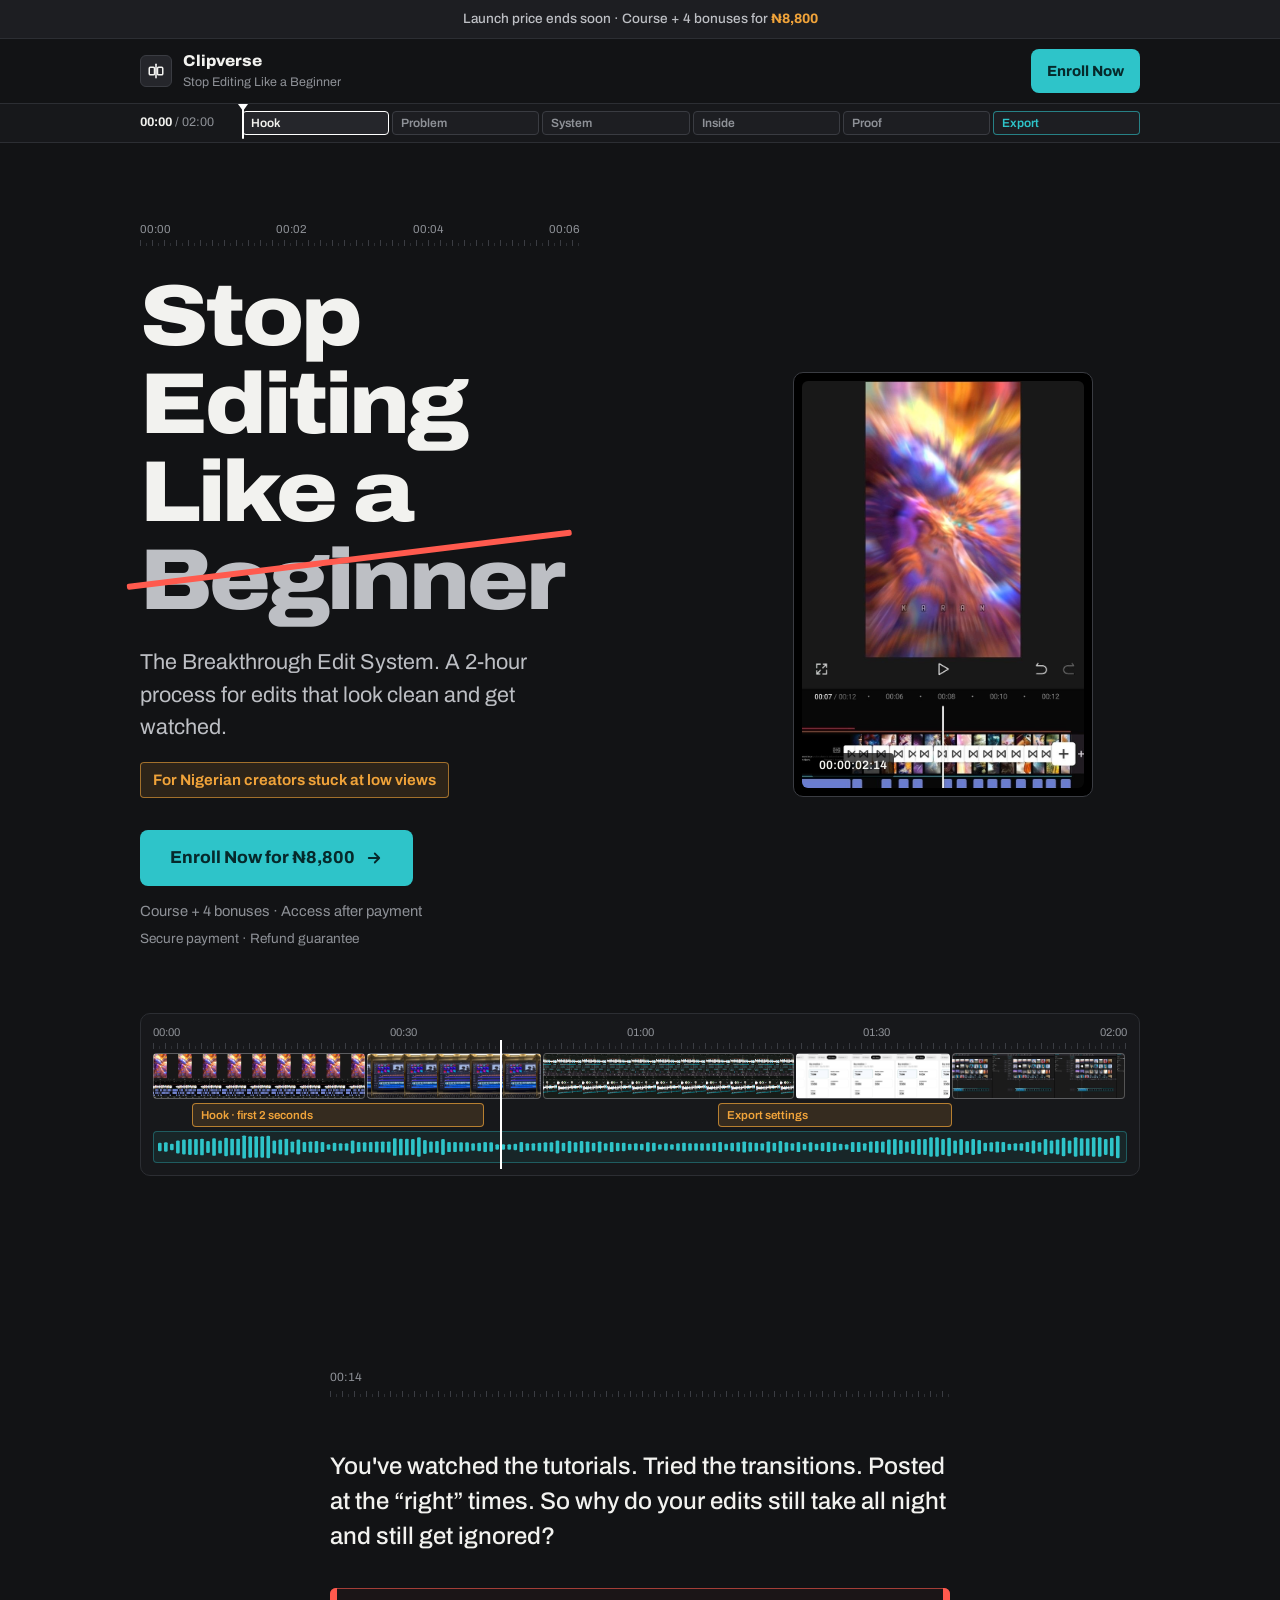
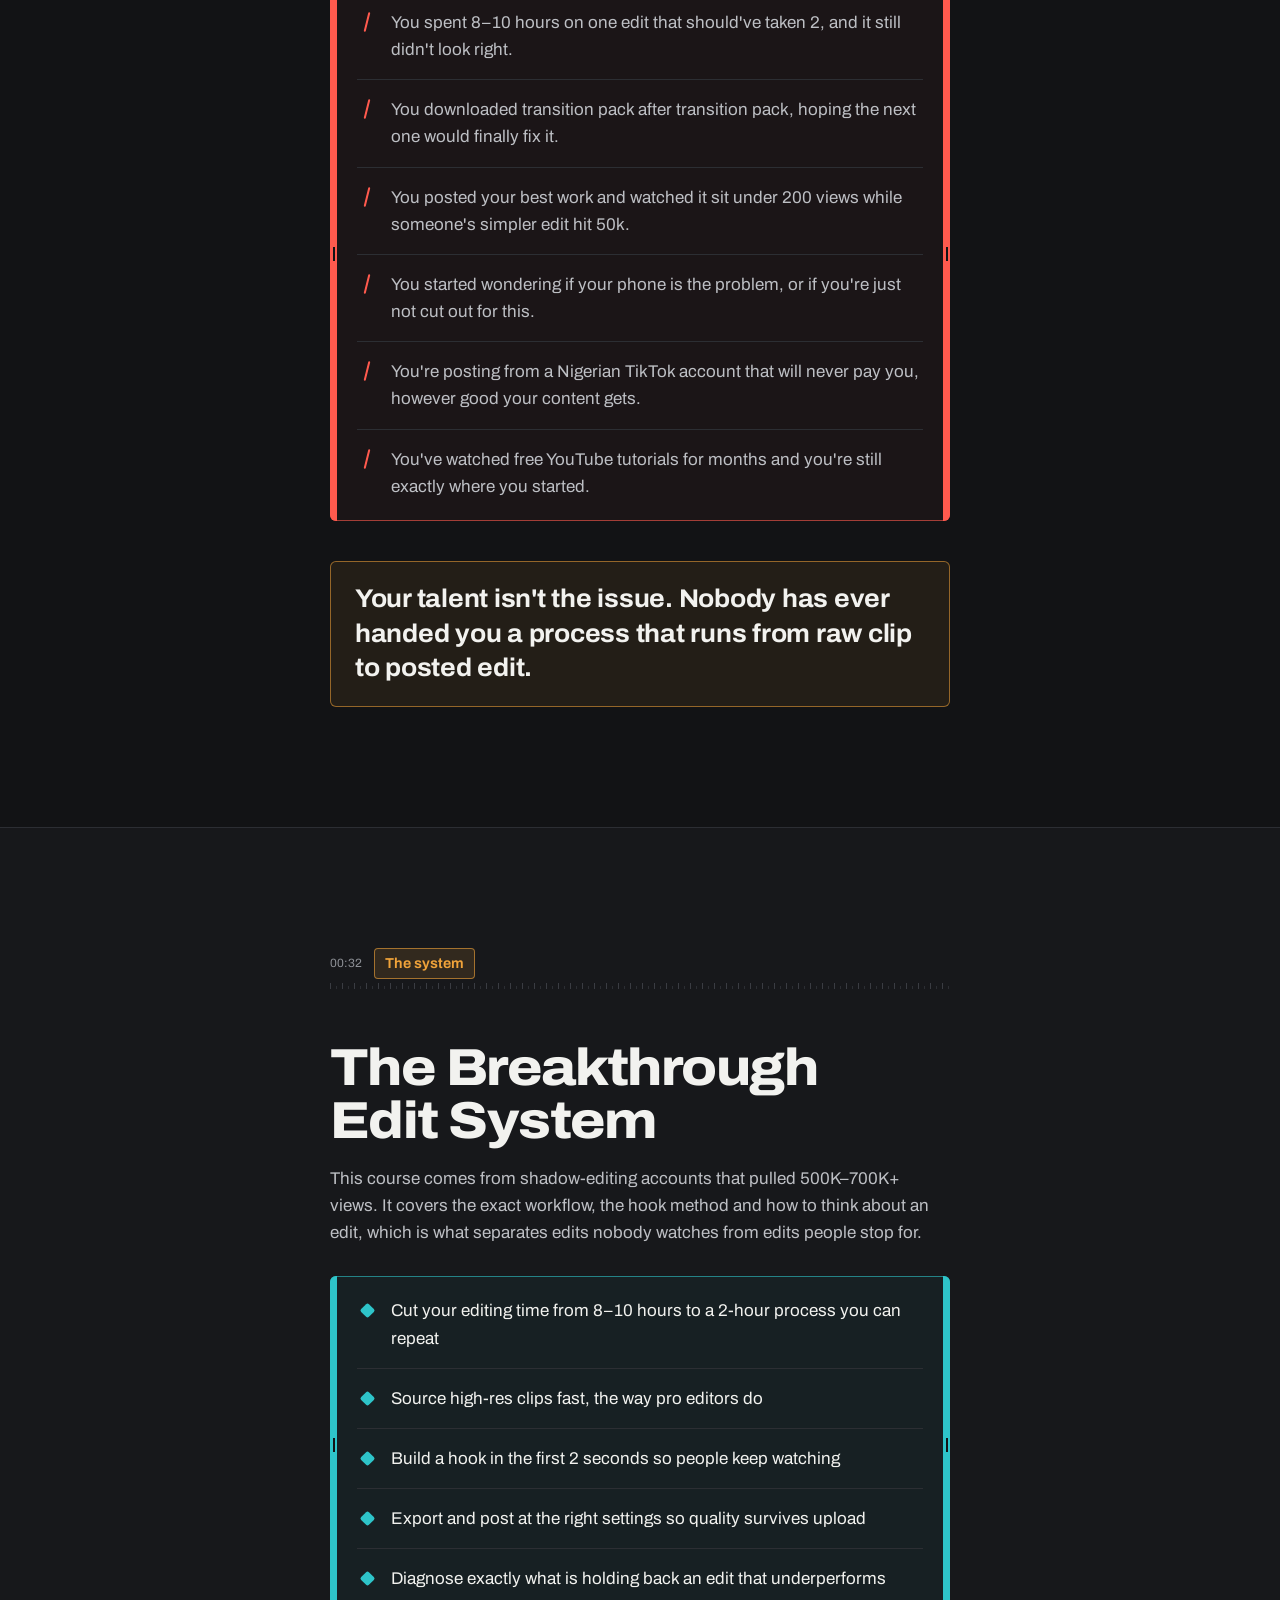
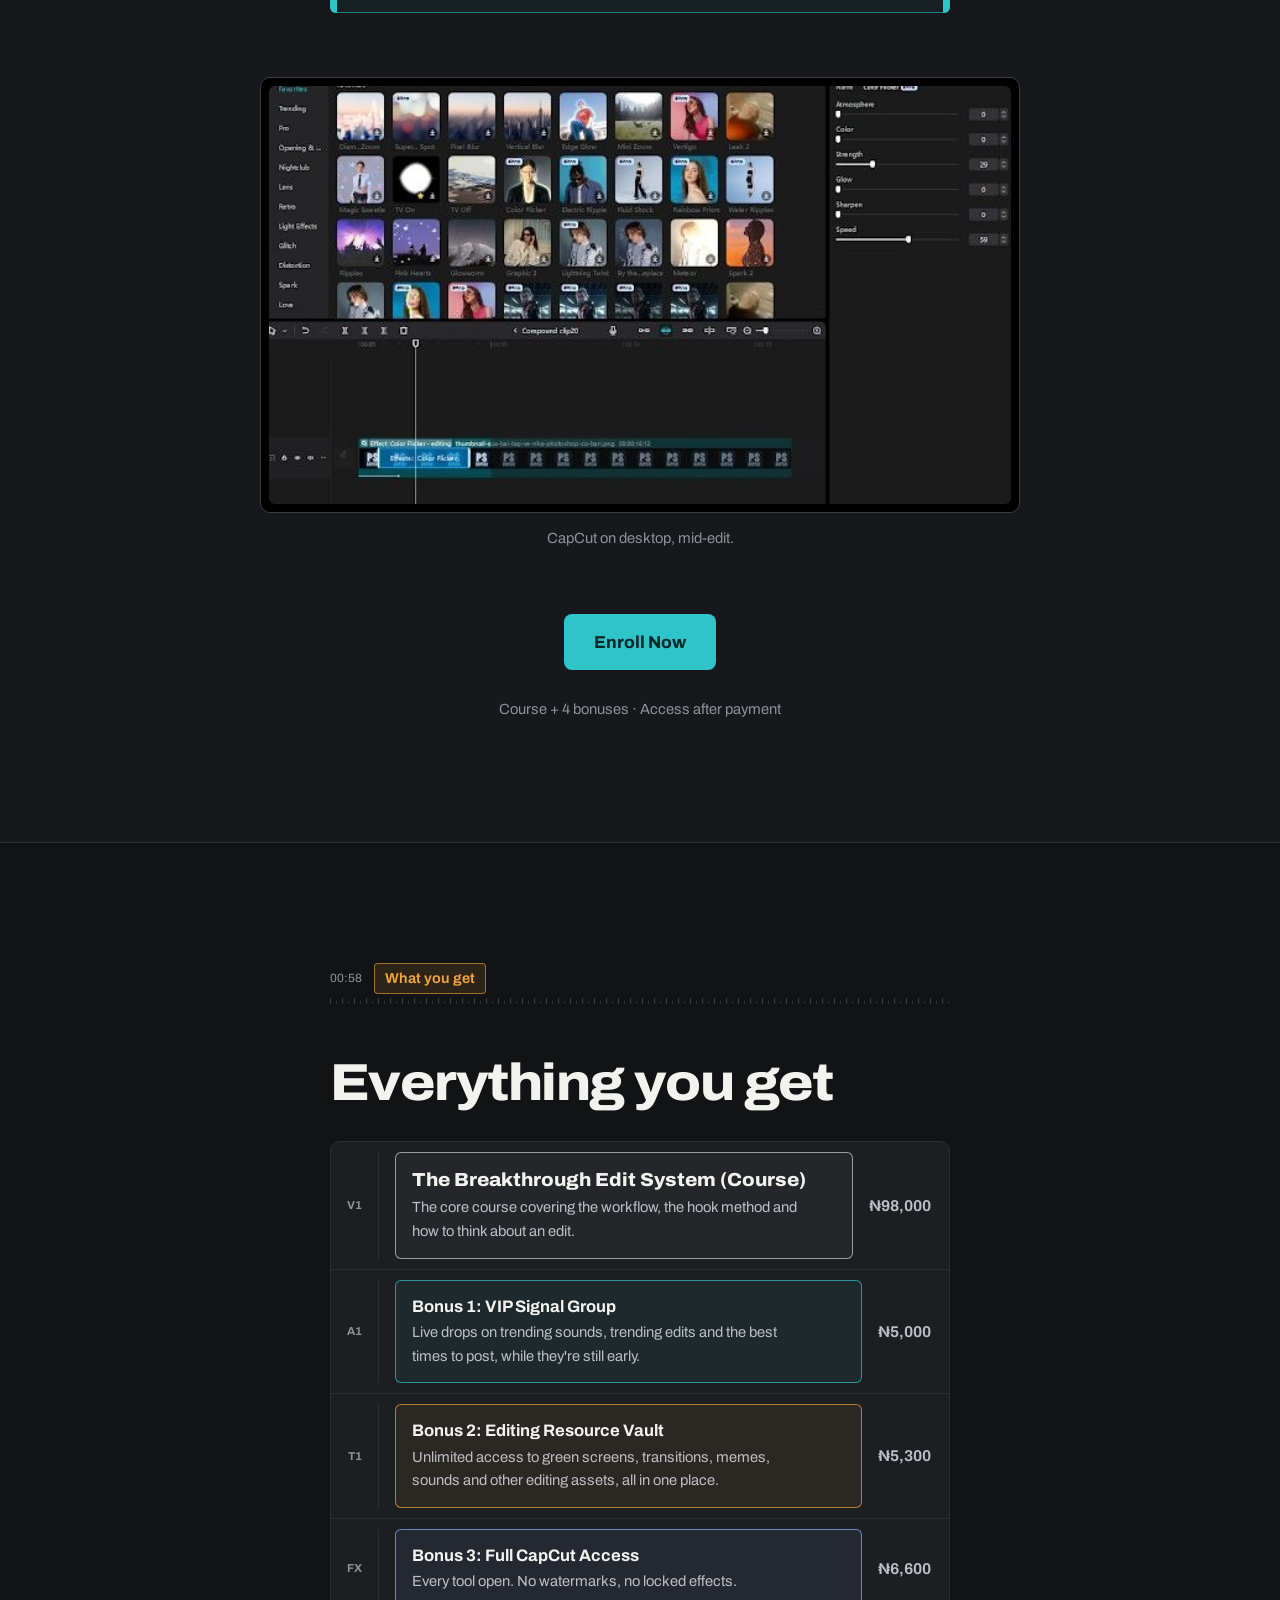
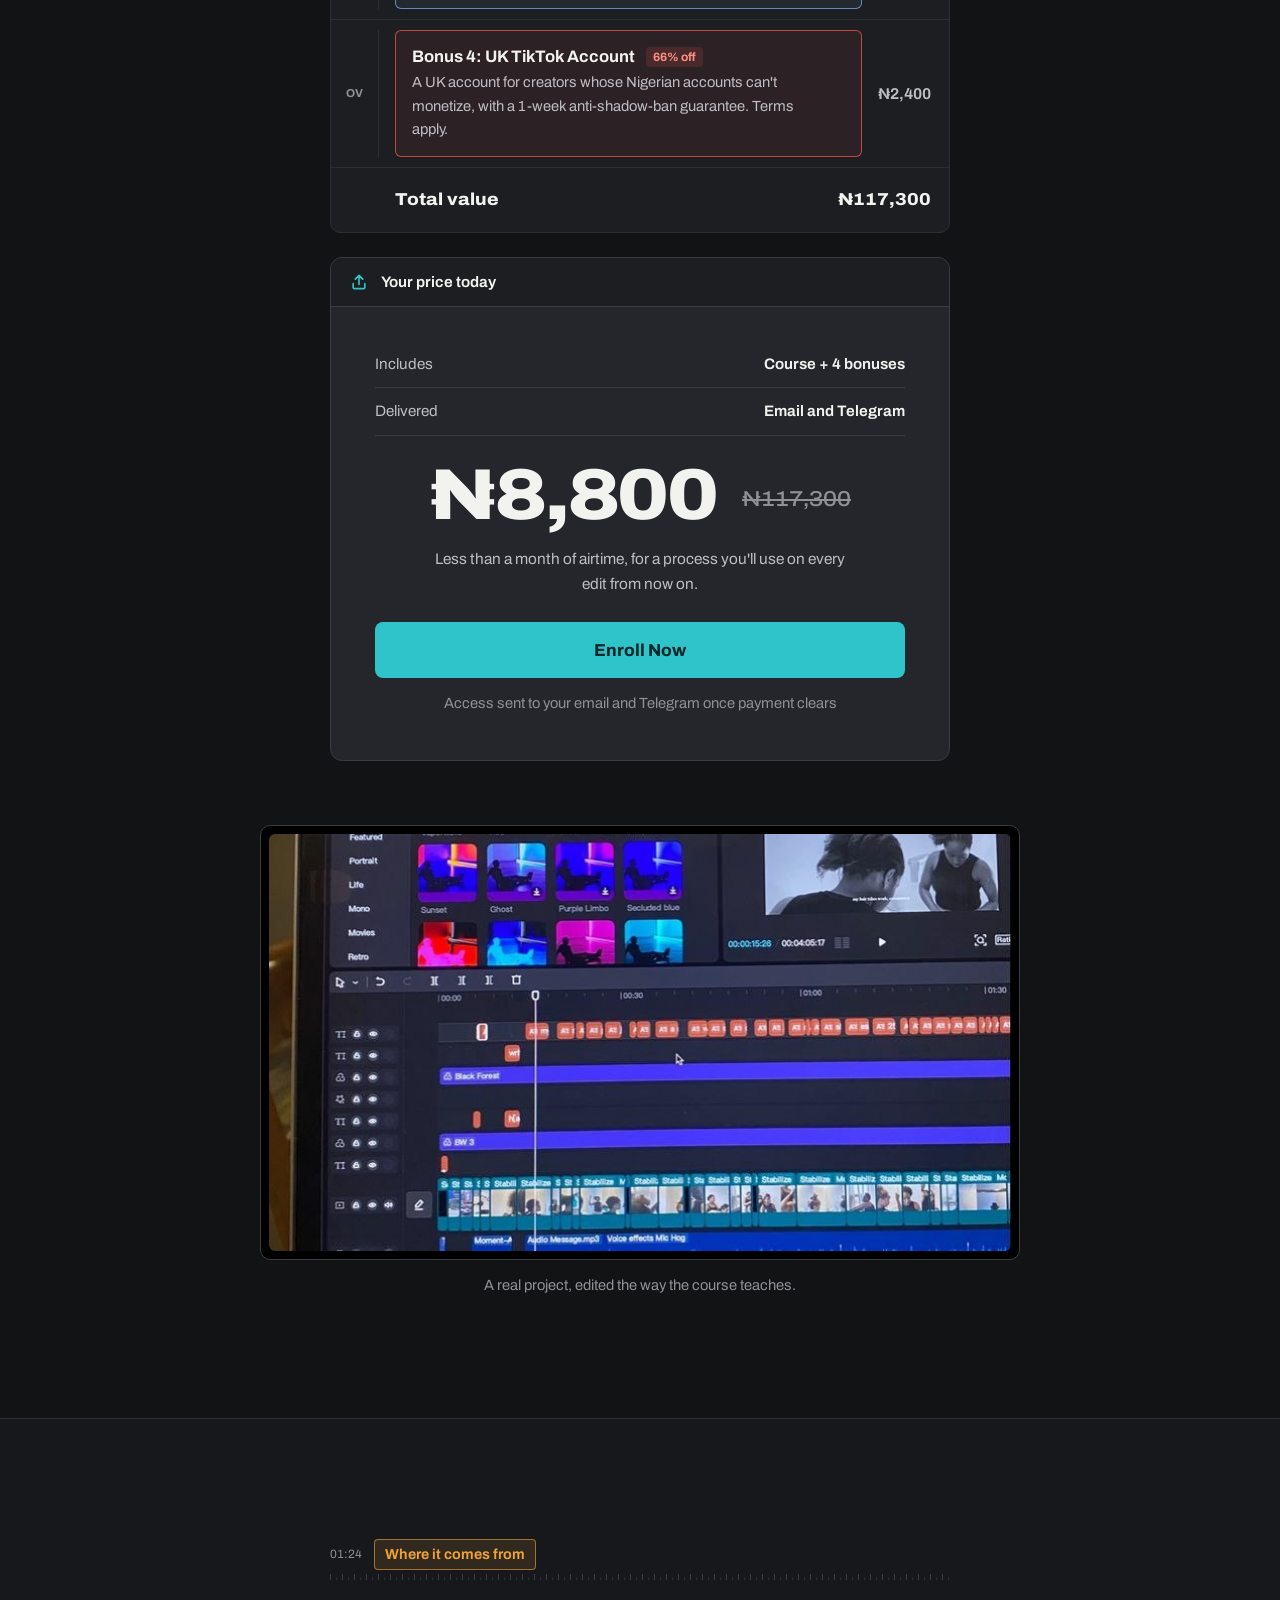
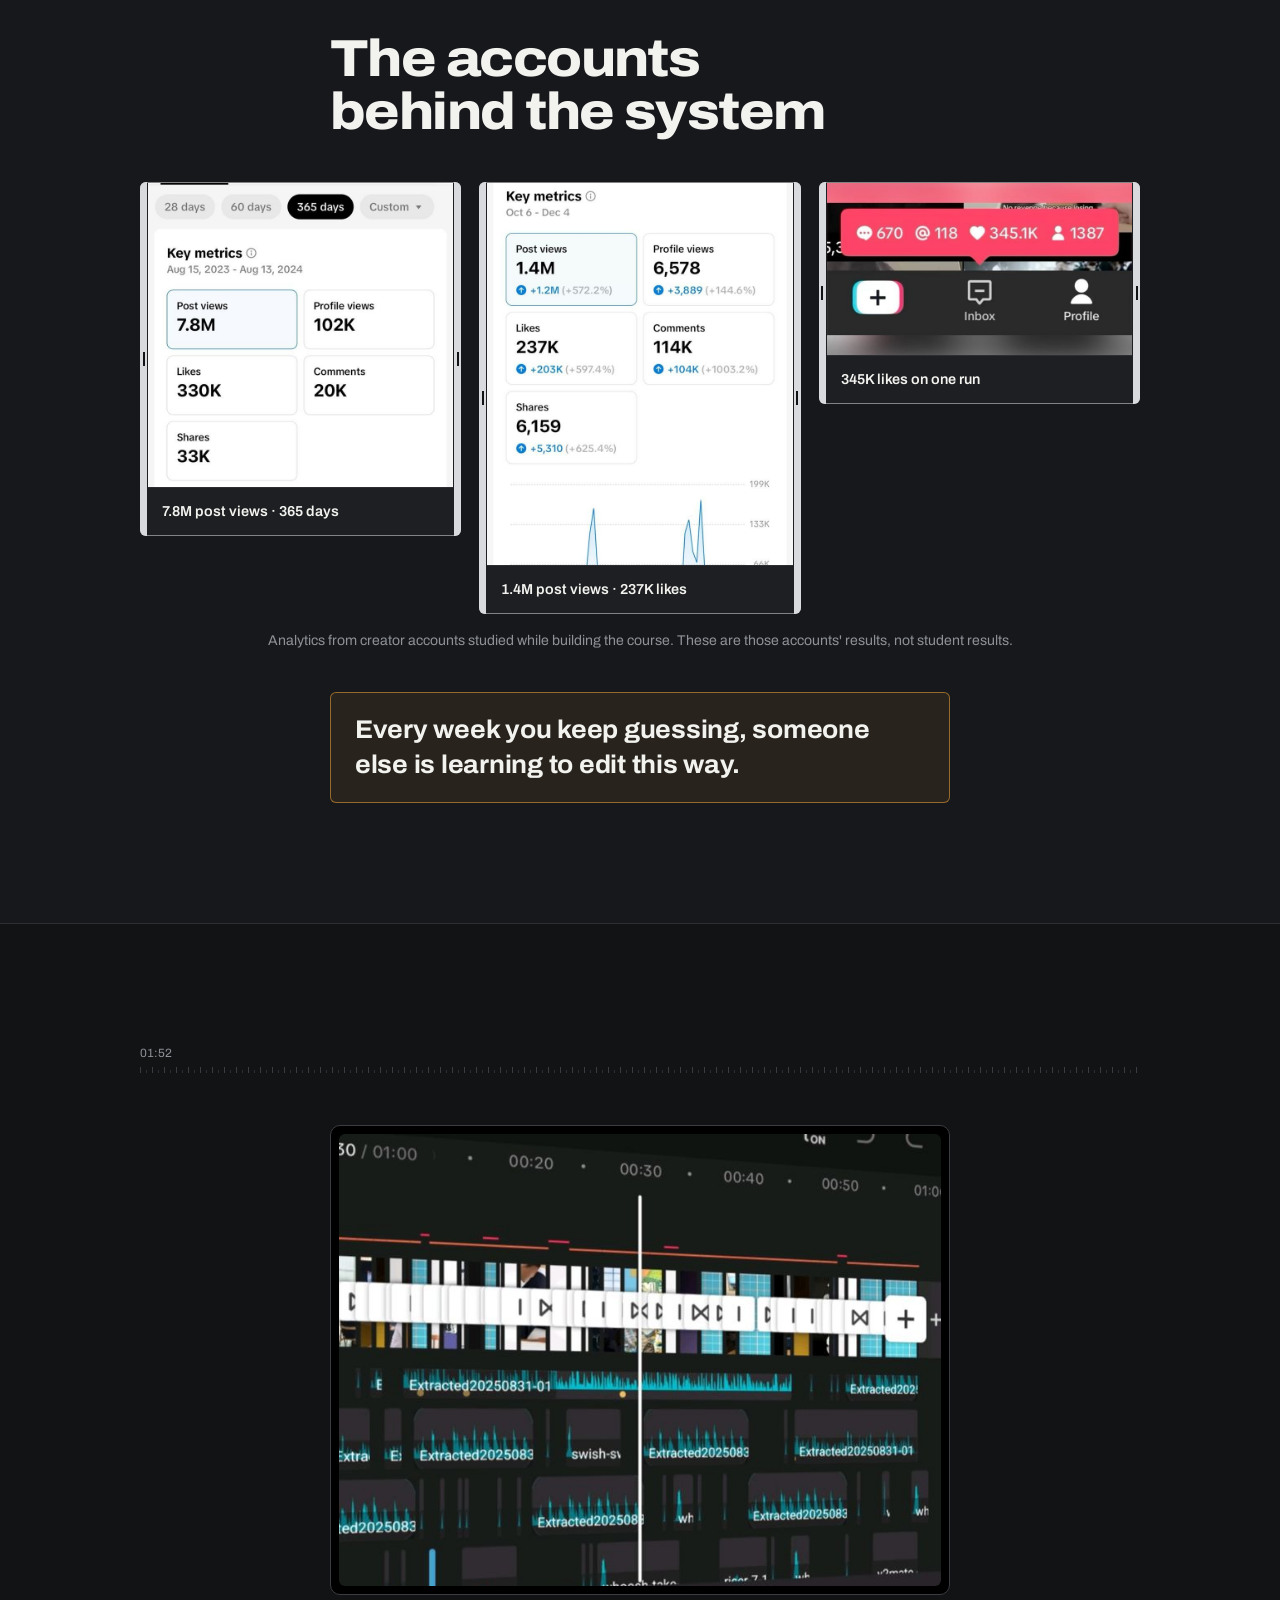
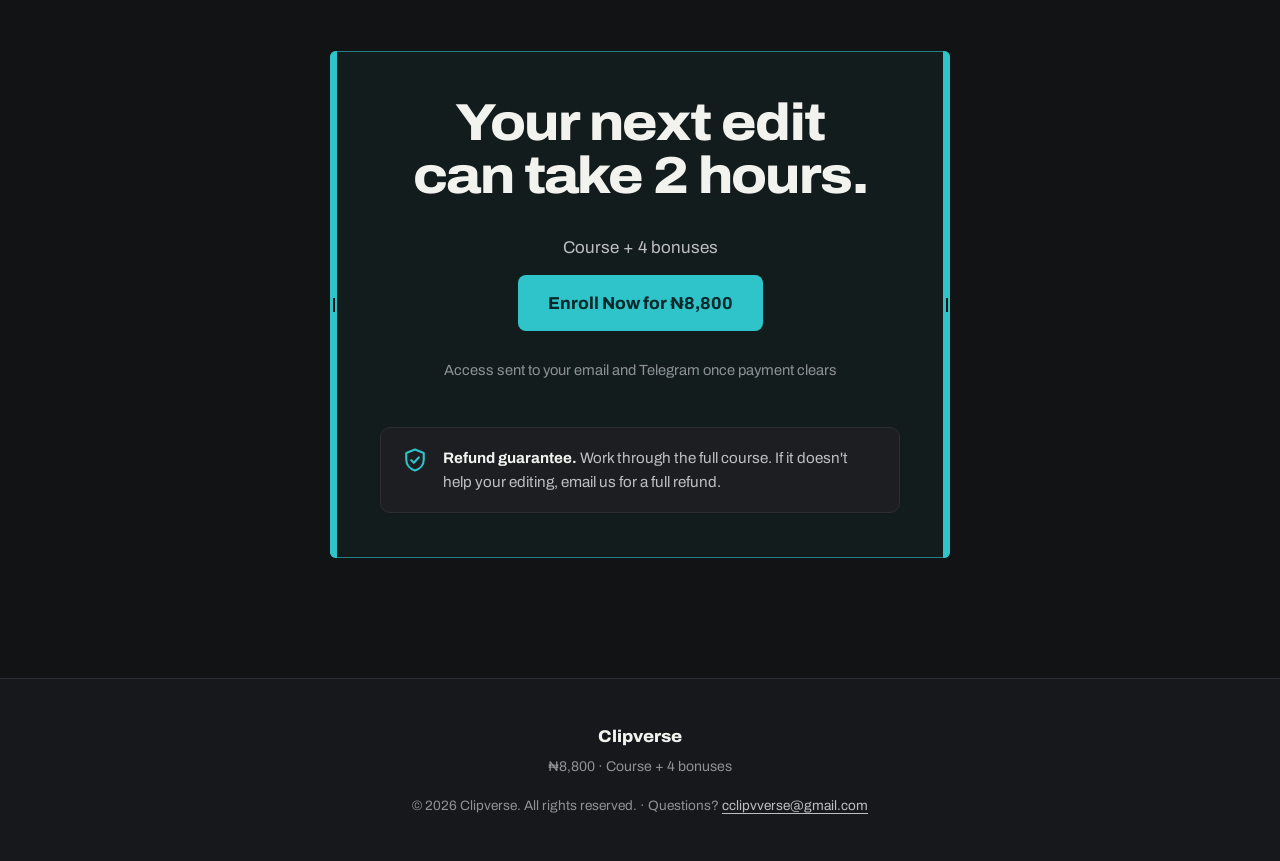
<file: index.html>
<!DOCTYPE html>
<html lang="en">
<head>
  <meta charset="UTF-8">
  <meta name="viewport" content="width=device-width, initial-scale=1">
  <script>document.documentElement.classList.add('js');</script>
  <title>Stop Editing Like a Beginner | Clipverse</title>
  <meta name="description" content="A video editing course for Nigerian creators. Cut a full night of editing down to 2 hours and build hooks that hold viewers. Course + 4 bonuses for ₦8,800.">
  <meta name="theme-color" content="#121315">

  <meta property="og:title" content="Stop Editing Like a Beginner | Clipverse">
  <meta property="og:description" content="Cut a full night of editing down to 2 hours and build hooks that hold viewers. Course + 4 bonuses for ₦8,800.">
  <meta property="og:type" content="website">

  <link rel="preload" href="assets/fonts/archivo-latin.woff2" as="font" type="font/woff2" crossorigin>
  <link rel="stylesheet" href="assets/styles.css">
</head>
<body>
  <a class="skip" href="#main">Skip to content</a>

  <div class="announce">
    Launch price ends soon &middot; Course + 4 bonuses for <strong>&#8358;8,800</strong>
  </div>

  <header class="nav" data-nav>
    <div class="container nav__inner">
      <a class="brand" href="#top" aria-label="Clipverse home">
        <span class="mark" aria-hidden="true">
          <svg viewBox="0 0 24 24" fill="none" stroke="currentColor" stroke-width="2" stroke-linecap="round"><rect x="3" y="7" width="7" height="10" rx="1.5"/><rect x="14" y="7" width="7" height="10" rx="1.5"/><path d="M12 3v18"/></svg>
        </span>
        <span class="brand__name">
          <b>Clipverse</b>
          <span class="brand__sub">Stop Editing Like a Beginner</span>
        </span>
      </a>
      <a class="btn btn--sm nav__cta" href="#get" data-checkout>Enroll Now</a>
    </div>

    <!-- Project strip: each section is a clip, the playhead follows the scroll -->
    <nav class="strip" aria-label="Page sections" data-strip>
      <div class="container strip__inner">
        <span class="strip__tc" aria-hidden="true"><b data-tc>00:00</b> / 02:00</span>
        <ol class="strip__clips">
          <li><a href="#top" data-clip="top">Hook</a></li>
          <li><a href="#problem" data-clip="problem">Problem</a></li>
          <li><a href="#system" data-clip="system">System</a></li>
          <li><a href="#whats-inside" data-clip="whats-inside">Inside</a></li>
          <li><a href="#proof" data-clip="proof">Proof</a></li>
          <li><a href="#get" data-clip="get">Export</a></li>
        </ol>
        <span class="strip__head" aria-hidden="true" data-playhead></span>
      </div>
    </nav>
  </header>

  <main id="main">

    <!-- ============ HERO ============ -->
    <section class="hero" id="top">
      <div class="container hero__grid">
        <div class="hero__copy">
          <div class="ruler" aria-hidden="true">
            <span>00:00</span><span>00:02</span><span>00:04</span><span>00:06</span>
          </div>
          <h1>Stop Editing Like a <span class="cut">Beginner</span></h1>
          <p class="lede">The Breakthrough Edit System. A 2-hour process for edits that look clean and get watched.</p>
          <p class="audience">For Nigerian creators stuck at low views</p>
          <div class="cta">
            <a class="btn btn--lg" href="#get" data-checkout>
              Enroll Now for &#8358;8,800
              <svg viewBox="0 0 24 24" fill="none" stroke="currentColor" stroke-width="2.4" stroke-linecap="round" stroke-linejoin="round" aria-hidden="true"><path d="M5 12h14M13 6l6 6-6 6"/></svg>
            </a>
            <p class="cta__micro">Course + 4 bonuses &middot; Access after payment</p>
            <p class="cta__trust">Secure payment &middot; Refund guarantee</p>
          </div>
        </div>
        <div class="hero__media">
          <div class="monitor">
            <img src="assets/img/hero-edit.jpg" width="736" height="1308"
                 alt="A finished vertical edit with a bold zoom-blur effect and a centred title, made in CapCut.">
            <span class="monitor__tc" aria-hidden="true">00:00:02:14</span>
          </div>
        </div>
      </div>

      <div class="container" aria-hidden="true">
        <div class="lanes">
          <div class="lanes__ruler"><span>00:00</span><span>00:30</span><span>01:00</span><span>01:30</span><span>02:00</span></div>
          <div class="lane lane--video">
            <span class="clip" style="--w:22%; background-image:url(assets/img/hero-edit.jpg)"></span>
            <span class="clip" style="--w:18%; background-image:url(assets/img/workflow-macbook.jpg)"></span>
            <span class="clip" style="--w:26%; background-image:url(assets/img/capcut-mobile-timeline.jpg)"></span>
            <span class="clip" style="--w:16%; background-image:url(assets/img/proof-views-7m.jpg)"></span>
            <span class="clip" style="--w:18%; background-image:url(assets/img/capcut-effects-timeline.jpg)"></span>
          </div>
          <div class="lane lane--text">
            <span class="clip clip--text" style="--x:4%; --w:30%">Hook &middot; first 2 seconds</span>
            <span class="clip clip--text" style="--x:58%; --w:24%">Export settings</span>
          </div>
          <div class="lane lane--audio"><img src="assets/img/waveform.svg" alt="" width="640" height="28"></div>
          <span class="lanes__head"></span>
        </div>
      </div>
    </section>

    <!-- ============ PROBLEM ============ -->
    <section class="section" id="problem">
      <div class="container narrow">
        <div class="band"><span class="band__tc" aria-hidden="true">00:14</span></div>
        <p class="lede--plain">You've watched the tutorials. Tried the transitions. Posted at the &ldquo;right&rdquo; times. So why do your edits still take all night and still get ignored?</p>

        <ul class="painlist clipbox">
          <li>You spent 8&ndash;10 hours on one edit that should've taken 2, and it still didn't look right.</li>
          <li>You downloaded transition pack after transition pack, hoping the next one would finally fix it.</li>
          <li>You posted your best work and watched it sit under 200 views while someone's simpler edit hit 50k.</li>
          <li>You started wondering if your phone is the problem, or if you're just not cut out for this.</li>
          <li>You're posting from a Nigerian TikTok account that will never pay you, however good your content gets.</li>
          <li>You've watched free YouTube tutorials for months and you're still exactly where you started.</li>
        </ul>

        <p class="callout-line">Your talent isn't the issue. Nobody has ever handed you a process that runs from raw clip to posted edit.</p>
      </div>
    </section>

    <!-- ============ SOLUTION ============ -->
    <section class="section section--alt" id="system">
      <div class="container narrow">
        <div class="band"><span class="band__tc" aria-hidden="true">00:32</span><span class="band__label">The system</span></div>
        <h2>The Breakthrough Edit System</h2>
        <p class="body">This course comes from shadow-editing accounts that pulled 500K&ndash;700K+ views. It covers the exact workflow, the hook method and how to think about an edit, which is what separates edits nobody watches from edits people stop for.</p>

        <ul class="wins clipbox">
          <li>Cut your editing time from 8&ndash;10 hours to a 2-hour process you can repeat</li>
          <li>Source high-res clips fast, the way pro editors do</li>
          <li>Build a hook in the first 2 seconds so people keep watching</li>
          <li>Export and post at the right settings so quality survives upload</li>
          <li>Diagnose exactly what is holding back an edit that underperforms</li>
        </ul>
      </div>

      <div class="container">
        <figure class="shot">
          <div class="monitor monitor--wide">
            <img src="assets/img/capcut-effects-timeline.jpg" width="600" height="424" loading="lazy" decoding="async"
                 alt="CapCut on desktop with the effects library open and a Color Flicker effect being applied to a clip on the timeline.">
          </div>
          <figcaption>CapCut on desktop, mid-edit.</figcaption>
        </figure>
      </div>

      <div class="container center">
        <a class="btn btn--lg" href="#get" data-checkout>Enroll Now</a>
        <p class="cta__micro">Course + 4 bonuses &middot; Access after payment</p>
      </div>
    </section>

    <!-- ============ VALUE STACK ============ -->
    <section class="section" id="whats-inside">
      <div class="container narrow">
        <div class="band"><span class="band__tc" aria-hidden="true">00:58</span><span class="band__label">What you get</span></div>
        <h2>Everything you get</h2>

        <div class="stack">
          <div class="stack__row stack__row--main" data-lane="V1">
            <div>
              <h3>The Breakthrough Edit System (Course)</h3>
              <p>The core course covering the workflow, the hook method and how to think about an edit.</p>
            </div>
            <span class="price">&#8358;98,000</span>
          </div>

          <div class="stack__row stack__row--audio" data-lane="A1">
            <div>
              <h3>Bonus 1: VIP Signal Group</h3>
              <p>Live drops on trending sounds, trending edits and the best times to post, while they're still early.</p>
            </div>
            <span class="price">&#8358;5,000</span>
          </div>

          <div class="stack__row stack__row--text" data-lane="T1">
            <div>
              <h3>Bonus 2: Editing Resource Vault</h3>
              <p>Unlimited access to green screens, transitions, memes, sounds and other editing assets, all in one place.</p>
            </div>
            <span class="price">&#8358;5,300</span>
          </div>

          <div class="stack__row stack__row--fx" data-lane="FX">
            <div>
              <h3>Bonus 3: Full CapCut Access</h3>
              <p>Every tool open. No watermarks, no locked effects.</p>
            </div>
            <span class="price">&#8358;6,600</span>
          </div>

          <div class="stack__row stack__row--marker" data-lane="OV">
            <div>
              <h3>Bonus 4: UK TikTok Account <span class="tag">66% off</span></h3>
              <p>A UK account for creators whose Nigerian accounts can't monetize, with a 1-week anti-shadow-ban guarantee. Terms apply.</p>
            </div>
            <span class="price">&#8358;2,400</span>
          </div>

          <div class="stack__total">
            <span>Total value</span>
            <span>&#8358;117,300</span>
          </div>
        </div>

        <div class="pricecard">
          <p class="pricecard__label"><svg class="pricecard__icon" viewBox="0 0 24 24" fill="none" stroke="currentColor" stroke-width="2" stroke-linecap="round" stroke-linejoin="round" aria-hidden="true"><path d="M12 15V4M7.5 8.5 12 4l4.5 4.5"/><path d="M5 14v4.5A1.5 1.5 0 0 0 6.5 20h11a1.5 1.5 0 0 0 1.5-1.5V14"/></svg>Your price today</p>
          <dl class="settings">
            <div><dt>Includes</dt><dd>Course + 4 bonuses</dd></div>
            <div><dt>Delivered</dt><dd>Email and Telegram</dd></div>
          </dl>
          <p class="pricecard__amount">&#8358;8,800 <s>&#8358;117,300</s></p>
          <p class="pricecard__note">Less than a month of airtime, for a process you'll use on every edit from now on.</p>
          <a class="btn btn--lg btn--block" href="#get" data-checkout>Enroll Now</a>
          <p class="cta__micro">Access sent to your email and Telegram once payment clears</p>
        </div>
      </div>

      <div class="container">
        <figure class="shot">
          <div class="monitor monitor--wide">
            <img src="assets/img/workflow-macbook.jpg" width="736" height="980" loading="lazy" decoding="async"
                 alt="A creator editing a project on a laptop in CapCut, with filters and a multi-track timeline open.">
          </div>
          <figcaption>A real project, edited the way the course teaches.</figcaption>
        </figure>
      </div>
    </section>

    <!-- ============ PROOF ============ -->
    <section class="section section--alt" id="proof">
      <div class="container narrow">
        <div class="band"><span class="band__tc" aria-hidden="true">01:24</span><span class="band__label">Where it comes from</span></div>
        <h2>The accounts behind the system</h2>
      </div>

      <div class="container">
        <div class="receipts" role="region" aria-label="Analytics screenshots" tabindex="0">
          <figure class="clipbox clipbox--video">
            <img src="assets/img/proof-views-7m.jpg" width="736" height="732" loading="lazy" decoding="async"
                 alt="TikTok analytics panel showing 7.8 million post views over 365 days.">
            <figcaption>7.8M post views &middot; 365 days</figcaption>
          </figure>
          <figure class="clipbox clipbox--video">
            <img src="assets/img/proof-views-1-4m.jpg" width="736" height="920" loading="lazy" decoding="async"
                 alt="TikTok analytics panel showing 1.4 million post views and 237K likes.">
            <figcaption>1.4M post views &middot; 237K likes</figcaption>
          </figure>
          <figure class="clipbox clipbox--video">
            <img src="assets/img/proof-hearts.jpg" width="736" height="414" loading="lazy" decoding="async"
                 alt="TikTok notification summary showing 345.1K likes on a run of posts.">
            <figcaption>345K likes on one run</figcaption>
          </figure>
        </div>
        <p class="receipts__note">Analytics from creator accounts studied while building the course. These are those accounts' results, not student results.</p>
      </div>

      <div class="container narrow">
        <p class="callout-line">Every week you keep guessing, someone else is learning to edit this way.</p>
      </div>
    </section>

    <!-- ============ FINAL CTA ============ -->
    <section class="section final" id="get">
      <div class="container">
        <div class="band"><span class="band__tc" aria-hidden="true">01:52</span></div>
        <figure class="shot">
          <div class="monitor monitor--wide monitor--top">
            <img src="assets/img/capcut-mobile-timeline.jpg" width="736" height="1308" loading="lazy" decoding="async"
                 alt="A dense CapCut mobile timeline with dozens of cuts, stacked sound-effect lanes and keyframe markers.">
          </div>
        </figure>
      </div>

      <div class="container narrow center">
        <div class="final__clip clipbox clipbox--audio">
        <h2>Your next edit can take 2 hours.</h2>
        <p class="body">Course + 4 bonuses</p>
        <a class="btn btn--lg" href="#get" data-checkout>Enroll Now for &#8358;8,800</a>
        <p class="cta__micro">Access sent to your email and Telegram once payment clears</p>

        <div class="guarantee">
          <svg class="guarantee__icon" viewBox="0 0 24 24" fill="none" stroke="currentColor" stroke-width="1.8" stroke-linecap="round" stroke-linejoin="round" aria-hidden="true"><path d="M12 3 4.5 6v5.5c0 4.6 3.1 8.2 7.5 9.5 4.4-1.3 7.5-4.9 7.5-9.5V6L12 3Z"/><path d="m8.8 12.2 2.2 2.2 4.3-4.6"/></svg>
          <p><strong>Refund guarantee.</strong> Work through the full course. If it doesn't help your editing, email us for a full refund.</p>
        </div>
        </div>
      </div>
    </section>

  </main>

  <footer class="foot">
    <div class="container foot__inner">
      <p class="foot__brand">Clipverse</p>
      <p class="foot__meta">&#8358;8,800 &middot; Course + 4 bonuses</p>
      <p class="foot__legal">
        &copy; <span data-year>2026</span> Clipverse. All rights reserved. &middot;
        Questions? <a href="mailto:cclipvverse@gmail.com">cclipvverse@gmail.com</a>
      </p>
    </div>
  </footer>

  <div class="buybar" data-buybar>
    <div class="buybar__inner">
      <div>
        <strong>&#8358;8,800</strong>
        <span>Course + 4 bonuses</span>
      </div>
      <a class="btn btn--sm" href="#get" data-checkout>Enroll Now</a>
    </div>
  </div>


  <dialog class="sheet" id="checkout" aria-labelledby="checkout-title">
    <form class="sheet__form" novalidate data-checkout-form>
      <div class="sheet__bar">
        <svg class="sheet__icon" viewBox="0 0 24 24" fill="none" stroke="currentColor" stroke-width="2" stroke-linecap="round" stroke-linejoin="round" aria-hidden="true"><path d="M12 15V4M7.5 8.5 12 4l4.5 4.5"/><path d="M5 14v4.5A1.5 1.5 0 0 0 6.5 20h11a1.5 1.5 0 0 0 1.5-1.5V14"/></svg>
        <h2 id="checkout-title">Enroll Now &middot; &#8358;8,800</h2>
        <button class="sheet__close" type="button" data-close aria-label="Close checkout">
          <svg viewBox="0 0 24 24" fill="none" stroke="currentColor" stroke-width="2.2" stroke-linecap="round" aria-hidden="true"><path d="M6 6l12 12M18 6 6 18"/></svg>
        </button>
      </div>
      <div class="sheet__body">
        <p class="sheet__lede">Enter your details, then pay securely on Paystack. You'll land on your access page right after.</p>

        <div class="field">
          <label for="co-name">Full name</label>
          <input id="co-name" name="name" type="text" autocomplete="name" maxlength="100" required aria-describedby="co-name-error">
          <p class="field__error" id="co-name-error" data-error-for="name"></p>
        </div>

        <div class="field">
          <label for="co-email">Email</label>
          <input id="co-email" name="email" type="email" inputmode="email" autocomplete="email" maxlength="254" required aria-describedby="co-email-hint co-email-error">
          <p class="field__hint" id="co-email-hint">Your receipt is sent to this email.</p>
          <p class="field__error" id="co-email-error" data-error-for="email"></p>
        </div>

        <p class="sheet__error" role="alert" data-form-error></p>

        <button class="btn btn--lg btn--block" type="submit" data-submit>Enroll Now</button>
        <p class="cta__micro">Course + 4 bonuses &middot; Secured by Paystack</p>
      </div>
    </form>
  </dialog>

  <script src="assets/main.js"></script>
</body>
</html>
</file>
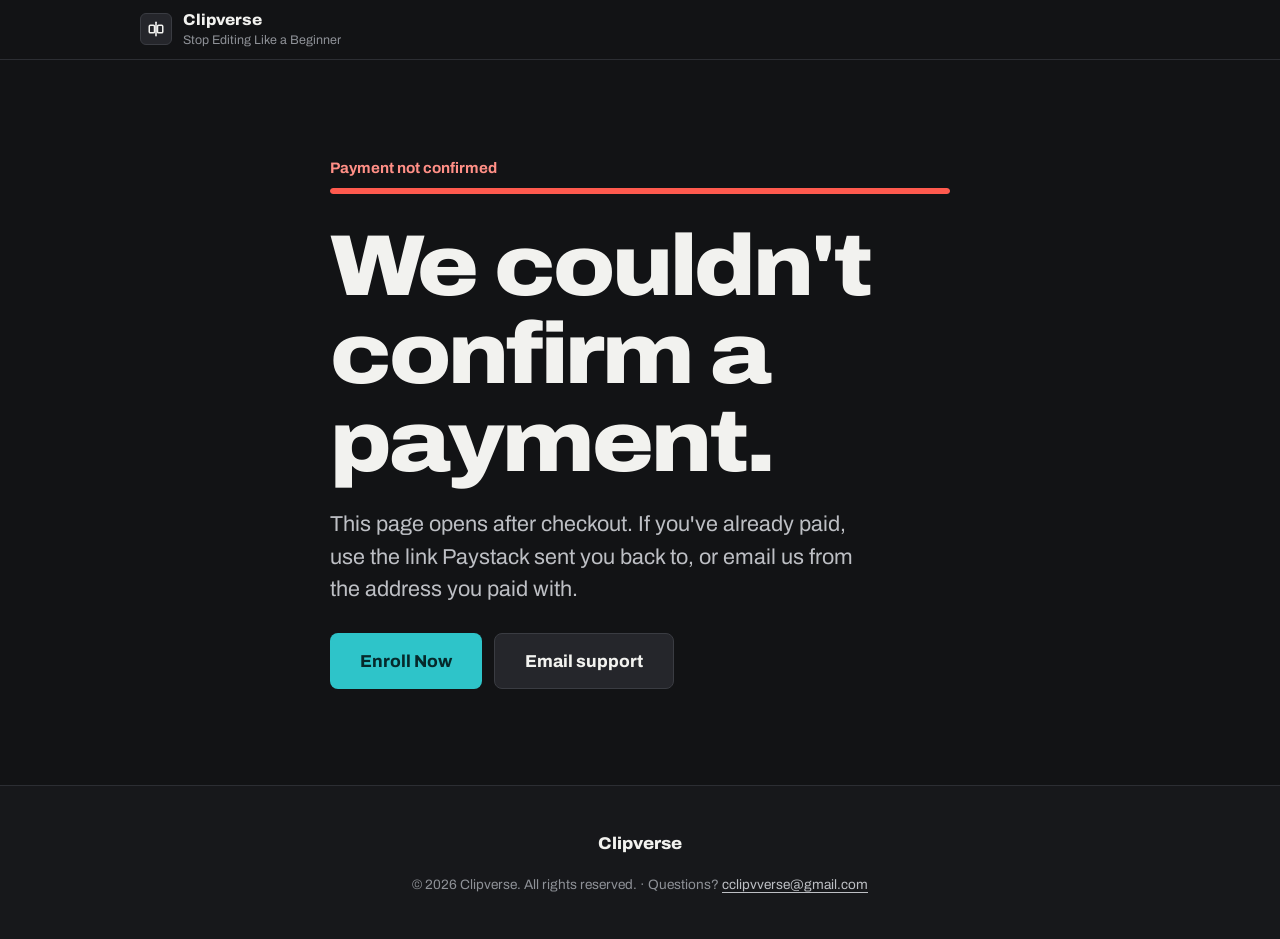
<file: confirmation.html>
<!DOCTYPE html>
<html lang="en">
<head>
  <meta charset="UTF-8">
  <meta name="viewport" content="width=device-width, initial-scale=1">
  <script>document.documentElement.classList.add('js');</script>
  <title>Order Confirmed | Clipverse</title>
  <meta name="robots" content="noindex">
  <meta name="theme-color" content="#121315">

  <link rel="preload" href="assets/fonts/archivo-latin.woff2" as="font" type="font/woff2" crossorigin>
  <link rel="stylesheet" href="assets/styles.css">
</head>
<body>
  <a class="skip" href="#main">Skip to content</a>

  <header class="nav" data-nav>
    <div class="container nav__inner">
      <a class="brand" href="index.html" aria-label="Clipverse home">
        <span class="mark" aria-hidden="true">
          <svg viewBox="0 0 24 24" fill="none" stroke="currentColor" stroke-width="2" stroke-linecap="round"><rect x="3" y="7" width="7" height="10" rx="1.5"/><rect x="14" y="7" width="7" height="10" rx="1.5"/><path d="M12 3v18"/></svg>
        </span>
        <span class="brand__name">
          <b>Clipverse</b>
          <span class="brand__sub">Stop Editing Like a Beginner</span>
        </span>
      </a>
    </div>
  </header>

  <main id="main">
    <section class="section confirm">
      <div class="container narrow">
        <div class="done" data-status data-state="checking" role="status" aria-live="polite">
          <p class="done__row">
            <svg class="done__ok" viewBox="0 0 24 24" fill="none" stroke="currentColor" stroke-width="2.6" stroke-linecap="round" stroke-linejoin="round" aria-hidden="true"><path d="M20 6 9 17l-5-5"/></svg>
            <span data-status-text>Checking your payment&hellip;</span>
            <span class="done__pct" aria-hidden="true" data-status-pct></span>
          </p>
          <span class="done__bar" aria-hidden="true"></span>
        </div>

        <noscript>
          <p class="note-box">Turn on JavaScript to confirm your payment and see your Telegram access links.</p>
        </noscript>

        <div class="unpaid" data-unpaid hidden>
          <h1>We couldn't confirm a payment.</h1>
          <p class="lede" data-unpaid-text>If you've just paid, refresh this page. Still stuck? Email us from the address you paid with and we'll send your access.</p>
          <div class="unpaid__actions">
            <a class="btn btn--lg" href="index.html#get">Enroll Now</a>
            <a class="btn btn--lg btn--ghost" href="mailto:cclipvverse@gmail.com">Email support</a>
          </div>
        </div>

        <div class="paid" data-paid hidden>
        <h1>You're in.</h1>
        <p class="lede">A copy is on its way to your email. Here is everything you need to start.</p>

        <div class="tg">
          <p class="body">Join the VIP Telegram group to ask questions, share wins and get trend and posting-time drops as they happen.</p>
          <div class="tg__buttons">
            <a class="btn btn--lg" data-link="vault" target="_blank" rel="noopener">Join Clipverse Resource Vault</a>
            <a class="btn btn--lg" data-link="signal" target="_blank" rel="noopener">Join Clipverse Signal Group</a>
          </div>
        </div>

        <ul class="downloads">
          <li data-lane="V1">
            <svg class="ico" viewBox="0 0 24 24" fill="none" stroke="currentColor" stroke-width="1.8" stroke-linecap="round" stroke-linejoin="round" aria-hidden="true"><rect x="3" y="5" width="18" height="14" rx="2"/><path d="m10 9 5 3-5 3V9Z"/></svg>
            <span class="name">Main Course: The Breakthrough Edit System</span>
            <span class="where">In Telegram</span>
          </li>
          <li data-lane="A1" class="lane-audio">
            <svg class="ico" viewBox="0 0 24 24" fill="none" stroke="currentColor" stroke-width="1.8" stroke-linecap="round" stroke-linejoin="round" aria-hidden="true"><path d="M4 12h3l2-6 4 12 2-6h5"/></svg>
            <span class="name">Bonus 1: VIP Signal Group Invite (Telegram)</span>
            <span class="where">In Telegram</span>
          </li>
          <li data-lane="T1" class="lane-text">
            <svg class="ico" viewBox="0 0 24 24" fill="none" stroke="currentColor" stroke-width="1.8" stroke-linecap="round" stroke-linejoin="round" aria-hidden="true"><rect x="3" y="4" width="18" height="16" rx="2"/><path d="M3 10h18M9 4v6"/></svg>
            <span class="name">Bonus 2: Editing Resource Vault</span>
            <span class="where">In Telegram</span>
          </li>
          <li data-lane="FX" class="lane-fx">
            <svg class="ico" viewBox="0 0 24 24" fill="none" stroke="currentColor" stroke-width="1.8" stroke-linecap="round" stroke-linejoin="round" aria-hidden="true"><rect x="5" y="11" width="14" height="9" rx="2"/><path d="M8 11V8a4 4 0 0 1 7.6-1.7"/></svg>
            <span class="name">Bonus 3: Full CapCut Access Instructions</span>
            <span class="where">In Telegram</span>
          </li>
          <li data-lane="OV" class="lane-marker">
            <svg class="ico" viewBox="0 0 24 24" fill="none" stroke="currentColor" stroke-width="1.8" stroke-linecap="round" stroke-linejoin="round" aria-hidden="true"><circle cx="12" cy="8" r="4"/><path d="M4 21c1.5-4 4.5-6 8-6s6.5 2 8 6"/></svg>
            <span class="name">Bonus 4: UK TikTok Account Details</span>
            <span class="where">In Telegram</span>
          </li>
        </ul>

        <p class="note-box">Save these links now. A backup copy is in your email. Start with <strong>Module 1: Speed &amp; Workflow</strong> and apply it to your very next edit before you move on to the hook-building module.</p>

        <hr class="divider">

        <div class="upsell">
          <p class="upsell__bar">Want feedback on your own edits?</p>
          <h2>Personal Edit Review</h2>
          <p class="price-line">&#8358;15,000</p>
          <p>Send 2&ndash;3 of your edits and get direct feedback on what's holding them back and what to fix before you post again.</p>
          <a class="btn btn--lg btn--ghost" href="https://t.me/+2349126359248" target="_blank" rel="noopener">Message us on Telegram</a>
        </div>
        </div>
      </div>
    </section>
  </main>

  <footer class="foot">
    <div class="container foot__inner">
      <p class="foot__brand">Clipverse</p>
      <p class="foot__legal">
        &copy; <span data-year>2026</span> Clipverse. All rights reserved. &middot;
        Questions? <a href="mailto:cclipvverse@gmail.com">cclipvverse@gmail.com</a>
      </p>
    </div>
  </footer>

  <script src="assets/main.js"></script>
  <script src="assets/confirm.js"></script>
</body>
</html>
</file>
<file: assets/styles.css>
/* =========================================================
   Stop Editing Like a Beginner — The Breakthrough Edit System
   World: a CapCut project timeline at night. Sections are clips,
   the scroll is the playhead.
   ========================================================= */

/* Archivo, self-hosted (SIL Open Font License, assets/fonts/OFL.txt).
   One variable file per subset covers every width and weight used. */
@font-face {
  font-family: "Archivo";
  font-style: normal;
  font-weight: 100 900;
  font-stretch: 62% 125%;
  font-display: swap;
  src: url(fonts/archivo-latin.woff2) format("woff2");
  unicode-range: U+0000-00FF, U+0131, U+0152-0153, U+02BB-02BC, U+02C6, U+02DA, U+02DC, U+0304, U+0308, U+0329, U+2000-206F, U+20AC, U+2122, U+2191, U+2193, U+2212, U+2215, U+FEFF, U+FFFD;
}
@font-face {
  font-family: "Archivo";
  font-style: normal;
  font-weight: 100 900;
  font-stretch: 62% 125%;
  font-display: swap;
  /* latin-ext carries the naira sign (U+20A6) */
  src: url(fonts/archivo-latin-ext.woff2) format("woff2");
  unicode-range: U+0100-02BA, U+02BD-02C5, U+02C7-02CC, U+02CE-02D7, U+02DD-02FF, U+0304, U+0308, U+0329, U+1D00-1DBF, U+1E00-1E9F, U+1EF2-1EFF, U+2020, U+20A0-20AB, U+20AD-20C0, U+2113, U+2C60-2C7F, U+A720-A7FF;
}

:root {
  color-scheme: dark;

  /* Editor panels */
  --bg: #121315;
  --bg-2: #17181b;
  --track: #1d1e22;
  --track-2: #25262b;
  --line: #2c2e33;
  --line-2: #3a3c42;

  /* Ink */
  --ink: #f2f2ef;
  --ink-2: #bdbfc4;
  --ink-3: #8e9197;

  /* Lanes, in their real CapCut roles */
  --audio: #2ec4c9;      /* audio / waveform, also the export action */
  --audio-hi: #5fd6da;
  --audio-ink: #06292b;
  --text: #f0a33a;       /* text clips */
  --marker: #ff5a4e;     /* markers, cuts */
  --overlay: #7fb2ff;    /* overlay lane */
  --playhead: #ffffff;

  --r-clip: 6px;
  --r-panel: 10px;
  --maxw: 1080px;

  --font: "Archivo", system-ui, -apple-system, "Segoe UI", Roboto, sans-serif;
  --ease-out: cubic-bezier(0.16, 1, 0.3, 1);
}

/* ---------- Reset / base ---------- */

*, *::before, *::after { box-sizing: border-box; }

html {
  -webkit-text-size-adjust: 100%;
  scroll-behavior: smooth;
  scrollbar-color: var(--line-2) var(--bg);
}

body {
  margin: 0;
  background: var(--bg);
  color: var(--ink);
  font-family: var(--font);
  font-size: 1.0625rem;
  line-height: 1.6;
  font-variation-settings: "wdth" 100;
  -webkit-font-smoothing: antialiased;
  caret-color: var(--audio);
}

img { max-width: 100%; display: block; height: auto; }
a { color: inherit; text-underline-offset: 0.2em; text-decoration-thickness: 1px; }
a:focus-visible, button:focus-visible, [tabindex]:focus-visible {
  outline: 2px solid var(--playhead);
  outline-offset: 3px;
  border-radius: 4px;
}

h1, h2, h3 { margin: 0; line-height: 1.02; text-wrap: balance; }

h1 {
  font-size: clamp(2.7rem, 7.4vw, 5.4rem);
  font-weight: 850;
  font-variation-settings: "wdth" 112;
  letter-spacing: -0.035em;
}
h2 {
  font-size: clamp(2rem, 4.6vw, 3.25rem);
  font-weight: 800;
  font-variation-settings: "wdth" 110;
  letter-spacing: -0.03em;
}
h3 { font-size: 1.04rem; font-weight: 700; line-height: 1.35; }

p { margin: 0; }

::selection { background: var(--audio); color: var(--audio-ink); }

:where(section) { scroll-margin-top: 118px; }

.tabular, .price, .strip__tc, .ruler, .lanes__ruler, .monitor__tc,
.pricecard__amount, .stack__total, .buybar strong {
  font-variant-numeric: tabular-nums;
}

/* ---------- Layout helpers ---------- */

.container {
  width: 100%;
  max-width: var(--maxw);
  margin-inline: auto;
  padding-inline: clamp(16px, 5vw, 40px);
}
.narrow { max-width: 700px; }

.center {
  display: flex;
  flex-direction: column;
  align-items: center;
  text-align: center;
  gap: 14px;
  margin-top: clamp(40px, 6vw, 64px);
}

.section { padding-block: clamp(64px, 10vw, 120px); }
.section--alt { background: var(--bg-2); border-block: 1px solid var(--line); }

/* ---------- Skip link ---------- */

.skip { position: absolute; left: -9999px; }
.skip:focus {
  left: 16px; top: 16px; z-index: 100;
  background: var(--playhead); color: var(--bg);
  padding: 10px 16px; border-radius: var(--r-clip); font-weight: 700;
}

/* ---------- Section band: a ruler segment opening each section ---------- */

.band {
  display: flex;
  align-items: center;
  gap: 12px;
  margin: 0 0 clamp(36px, 5vw, 52px);
  padding-bottom: 10px;
  background: url(img/ruler-ticks.svg) bottom left / 12px 6px repeat-x;
}
.band__tc { font-size: 0.75rem; color: var(--ink-3); font-variant-numeric: tabular-nums; }
.band__label,
.audience {
  padding: 3px 10px;
  font-size: 0.9rem;
  font-weight: 650;
  color: var(--text);
  background: rgb(240 163 58 / 0.12);
  border: 1px solid rgb(240 163 58 / 0.6);
  border-radius: 4px;
}

/* Audience line, set as a text clip under the hero lede */
.audience { display: inline-block; margin-top: 18px; padding: 5px 12px; font-size: 0.95rem; }

/* Shared clip treatment: 1px lane edge plus full-height in/out trim brackets,
   the way CapCut draws a selected clip */
.clipbox {
  position: relative;
  border: 1px solid var(--lane, rgb(255 255 255 / 0.4));
  border-radius: var(--r-clip);
  background: var(--lane-fill, rgb(255 255 255 / 0.03));
}
.clipbox::before,
.clipbox::after {
  content: "";
  position: absolute;
  top: -1px;
  bottom: -1px;
  width: 7px;
  background:
    linear-gradient(var(--bg), var(--bg)) center / 2px 14px no-repeat,
    var(--lane-solid, var(--ink-2));
  pointer-events: none;
}
.clipbox::before { left: -1px; border-radius: var(--r-clip) 0 0 var(--r-clip); }
.clipbox::after { right: -1px; border-radius: 0 var(--r-clip) var(--r-clip) 0; }

/* Lane colours, reusable on any clip */
.clipbox--video   { --lane: rgb(255 255 255 / 0.45); --lane-fill: rgb(255 255 255 / 0.03); --lane-solid: #d9dadd; }
.clipbox--audio   { --lane: rgb(46 196 201 / 0.6);  --lane-fill: rgb(46 196 201 / 0.05);  --lane-solid: var(--audio); }
.clipbox--overlay { --lane: rgb(127 178 255 / 0.6); --lane-fill: rgb(127 178 255 / 0.05); --lane-solid: var(--overlay); }

/* ---------- Text blocks ---------- */

.lede {
  margin: 22px 0 0;
  max-width: 34ch;
  font-size: clamp(1.12rem, 2.1vw, 1.35rem);
  line-height: 1.5;
  color: var(--ink-2);
}
.lede--plain {
  margin: 0 0 34px;
  font-size: clamp(1.2rem, 2.4vw, 1.5rem);
  font-weight: 500;
  line-height: 1.45;
  color: var(--ink);
}
.body { margin: 18px 0 0; color: var(--ink-2); max-width: 62ch; }

/* A caption clip on the text lane */
.callout-line {
  margin: 40px 0 0;
  padding: 20px 24px;
  font-size: clamp(1.2rem, 2.6vw, 1.6rem);
  font-weight: 700;
  font-variation-settings: "wdth" 104;
  line-height: 1.35;
  letter-spacing: -0.01em;
  color: var(--ink);
  background: rgb(240 163 58 / 0.08);
  border: 1px solid rgb(240 163 58 / 0.55);
  border-radius: var(--r-clip);
}

/* ---------- Buttons: the export action ---------- */

.btn {
  display: inline-flex;
  align-items: center;
  justify-content: center;
  gap: 10px;
  min-height: 48px;
  padding: 14px 24px;
  font-family: var(--font);
  font-size: 1rem;
  font-weight: 750;
  line-height: 1.1;
  text-align: center;
  color: var(--audio-ink);
  text-decoration: none;
  background: var(--audio);
  border: 0;
  border-radius: 8px;
  cursor: pointer;
  transition: background-color 0.2s var(--ease-out), transform 0.2s var(--ease-out);
}
.btn:hover { background: var(--audio-hi); transform: translateY(-1px); }
.btn:active { transform: translateY(0); }

.btn--lg { min-height: 56px; padding: 16px 30px; font-size: 1.08rem; }
.btn--sm { min-height: 44px; padding: 10px 16px; font-size: 0.92rem; }
.btn--block { width: 100%; }

.btn--ghost {
  color: var(--ink);
  background: var(--track-2);
  border: 1px solid var(--line-2);
}
.btn--ghost:hover { background: #2f3036; }

.btn svg { width: 18px; height: 18px; flex-shrink: 0; }

/* ---------- CTA micro copy ---------- */

.cta { margin-top: 32px; }
.cta__micro { margin: 14px 0 0; font-size: 0.92rem; color: var(--ink-3); }
.cta__trust { margin: 4px 0 0; font-size: 0.85rem; color: var(--ink-3); }

/* ---------- Announcement bar ---------- */

.announce {
  padding: 8px 16px;
  text-align: center;
  font-size: 0.85rem;
  font-weight: 500;
  color: var(--ink-2);
  background: var(--track);
  border-bottom: 1px solid var(--line);
}
.announce strong { color: var(--text); font-weight: 750; }

/* ---------- Nav + project strip ---------- */

.nav {
  position: sticky;
  top: 0;
  z-index: 50;
  background: var(--bg);
  border-bottom: 1px solid var(--line);
}
.nav__inner {
  display: flex;
  align-items: center;
  justify-content: space-between;
  gap: 16px;
  padding-block: 10px;
}

.brand {
  display: flex;
  align-items: center;
  gap: 11px;
  text-decoration: none;
  line-height: 1.3;
}
.brand .mark {
  display: grid;
  place-items: center;
  width: 32px;
  height: 32px;
  flex-shrink: 0;
  border-radius: var(--r-clip);
  color: var(--ink);
  background: var(--track-2);
  border: 1px solid var(--line-2);
}
.brand .mark svg { width: 18px; height: 18px; }
.brand .mark path { stroke: var(--playhead); }
.brand__name { display: flex; flex-direction: column; }
.brand b { font-weight: 800; font-size: 0.98rem; font-variation-settings: "wdth" 106; }
.brand__sub { margin-top: 2px; font-size: 0.78rem; color: var(--ink-3); }

.strip { border-top: 1px solid var(--line); background: var(--bg-2); }
.strip__inner {
  position: relative;
  display: flex;
  align-items: center;
  gap: 14px;
  height: 38px;
}
.strip__tc { flex-shrink: 0; font-size: 0.78rem; color: var(--ink-3); min-width: 88px; }
.strip__tc b { color: var(--ink); font-weight: 700; }
.strip__clips {
  flex: 1;
  display: grid;
  grid-auto-flow: column;
  grid-auto-columns: 1fr;
  gap: 3px;
  margin: 0;
  padding: 0;
  list-style: none;
}
.strip__clips a {
  display: block;
  height: 24px;
  padding: 0 8px;
  overflow: hidden;
  font-size: 0.75rem;
  font-weight: 600;
  line-height: 22px;
  white-space: nowrap;
  text-overflow: ellipsis;
  text-decoration: none;
  color: var(--ink-3);
  background: var(--track);
  border: 1px solid var(--line-2);
  border-radius: 4px;
  transition: color 0.2s var(--ease-out), border-color 0.2s var(--ease-out), background-color 0.2s var(--ease-out);
}
.strip__clips a:hover { color: var(--ink); }
.strip__clips a[aria-current="true"] {
  color: var(--ink);
  background: var(--track-2);
  border-color: var(--playhead);
}
.strip__clips li:last-child a { border-color: rgb(46 196 201 / 0.6); color: var(--audio); }
.strip__head {
  position: absolute;
  top: 3px;
  bottom: 3px;
  left: 0;
  width: 2px;
  background: var(--playhead);
  border-radius: 1px;
  pointer-events: none;
  transform: translateX(var(--head-x, 0px));
  will-change: transform;
}
.strip__head::before {
  content: "";
  position: absolute;
  top: -3px;
  left: -4px;
  width: 10px;
  height: 7px;
  background: var(--playhead);
  clip-path: polygon(0 0, 100% 0, 50% 100%);
}
html:not(.js) .strip__head { display: none; }

/* ---------- Hero ---------- */

.hero {
  padding-top: clamp(40px, 6vw, 80px);
  padding-bottom: clamp(40px, 6vw, 72px);
}
.hero__grid {
  display: grid;
  grid-template-columns: 1.15fr 0.85fr;
  gap: clamp(32px, 6vw, 72px);
  align-items: center;
}

.ruler {
  display: flex;
  justify-content: space-between;
  max-width: 440px;
  margin-bottom: 26px;
  padding-bottom: 8px;
  font-size: 0.72rem;
  color: var(--ink-3);
  background: url(img/ruler-ticks.svg) bottom left / 12px 6px repeat-x;
}

/* The razor cut through "Beginner" */
.cut { position: relative; display: inline-block; color: var(--ink-2); }
.cut::after {
  content: "";
  position: absolute;
  left: -3%;
  right: -3%;
  top: 54%;
  height: 0.075em;
  background: var(--marker);
  transform: rotate(-7deg);
  transform-origin: left center;
  border-radius: 2px;
}
.js .cut::after { animation: razor 0.7s var(--ease-out) 0.35s both; }
@media (max-width: 640px) {
  .cut::after { left: 0; right: 0; transform: rotate(-3deg); }
  .js .cut::after { animation-name: razor-flat; }
}
@keyframes razor-flat {
  from { transform: rotate(-3deg) scaleX(0); }
  to   { transform: rotate(-3deg) scaleX(1); }
}
@keyframes razor {
  from { transform: rotate(-7deg) scaleX(0); }
  to   { transform: rotate(-7deg) scaleX(1); }
}

.hero__media { justify-self: center; }

.monitor {
  position: relative;
  padding: 8px;
  background: #000;
  border: 1px solid var(--line-2);
  border-radius: var(--r-panel);
}
.monitor img { border-radius: var(--r-clip); }
.hero .monitor { width: min(300px, 74vw); }
.hero .monitor img { width: 100%; aspect-ratio: 9 / 13; object-fit: cover; object-position: top center; }
.monitor__tc {
  position: absolute;
  left: 18px;
  bottom: 18px;
  padding: 3px 7px;
  font-size: 0.75rem;
  font-weight: 600;
  color: var(--ink);
  background: rgb(0 0 0 / 0.72);
  border-radius: 4px;
}
.monitor--wide img { width: 100%; aspect-ratio: 16 / 9; object-fit: cover; }
/* Keep screenshots near their native size so they stay sharp */
.shot .monitor { max-width: 760px; margin-inline: auto; }
.shot .monitor--top { max-width: 620px; }
.monitor--top img { aspect-ratio: 4 / 3; object-position: top center; }

/* Hero timeline lanes */
.lanes {
  position: relative;
  display: grid;
  gap: 4px;
  margin-top: clamp(40px, 6vw, 64px);
  padding: 10px 12px 12px;
  background: var(--bg-2);
  border: 1px solid var(--line);
  border-radius: var(--r-panel);
  overflow: hidden;
}
.lanes__ruler {
  display: flex;
  justify-content: space-between;
  padding-bottom: 7px;
  font-size: 0.7rem;
  color: var(--ink-3);
  background: url(img/ruler-ticks.svg) bottom left / 12px 6px repeat-x;
}
.lane { position: relative; display: flex; gap: 2px; }
.lane--video { height: 46px; }
.lane--video .clip {
  flex: 0 0 calc(var(--w) - 2px);
  background: var(--track-2) center / auto 100% repeat-x;
  border: 1px solid rgb(255 255 255 / 0.25);
  border-radius: 4px;
}
.lane--text { height: 24px; }
.clip--text {
  position: absolute;
  top: 0;
  bottom: 0;
  left: var(--x);
  width: var(--w);
  padding: 0 8px;
  overflow: hidden;
  font-size: 0.72rem;
  font-weight: 600;
  line-height: 22px;
  white-space: nowrap;
  text-overflow: ellipsis;
  color: var(--text);
  background: rgb(240 163 58 / 0.14);
  border: 1px solid rgb(240 163 58 / 0.7);
  border-radius: 4px;
}
.lane--audio {
  height: 32px;
  padding: 2px 4px;
  background: rgb(46 196 201 / 0.08);
  border: 1px solid rgb(46 196 201 / 0.35);
  border-radius: 4px;
}
.lane--audio img { width: 100%; height: 100%; }
.lanes__head {
  position: absolute;
  top: 26px;
  bottom: 6px;
  left: 36%;
  width: 2px;
  background: var(--playhead);
}

/* ---------- Pain list: each item is a cut ---------- */

.painlist {
  --lane: rgb(255 90 78 / 0.6);
  --lane-fill: rgb(255 90 78 / 0.04);
  --lane-solid: var(--marker);
  margin: 0;
  padding: 4px 26px;
  list-style: none;
}
.painlist li {
  position: relative;
  padding: 16px 0 16px 34px;
  border-bottom: 1px solid var(--line);
  color: var(--ink-2);
}
.painlist li::before {
  content: "";
  position: absolute;
  left: 9px;
  top: 19px;
  width: 2px;
  height: 20px;
  background: var(--marker);
  transform: rotate(14deg);
  border-radius: 1px;
}

/* ---------- Wins list: keyframes ---------- */

.wins {
  --lane: rgb(46 196 201 / 0.6);
  --lane-fill: rgb(46 196 201 / 0.05);
  --lane-solid: var(--audio);
  margin: 30px 0 0;
  padding: 4px 26px;
  list-style: none;
}
.wins li {
  position: relative;
  padding: 16px 0 16px 34px;
  border-bottom: 1px solid var(--line);
  color: var(--ink);
}
.painlist li:last-child, .wins li:last-child { border-bottom: 0; }
.wins li::before {
  content: "";
  position: absolute;
  left: 5px;
  top: 24px;
  width: 11px;
  height: 11px;
  background: var(--audio);
  transform: rotate(45deg);
  border-radius: 2px;
}

/* ---------- Figures ---------- */

.shot { margin: clamp(40px, 6vw, 64px) 0 0; }
.shot figcaption {
  margin-top: 14px;
  font-size: 0.92rem;
  color: var(--ink-3);
  text-align: center;
}

/* ---------- Value stack: one lane per item ---------- */

.stack {
  margin-top: 32px;
  background: var(--track);
  border: 1px solid var(--line);
  border-radius: var(--r-panel);
  overflow: hidden;
}
.stack__row {
  --lane: rgb(255 255 255 / 0.55);
  --lane-fill: rgb(255 255 255 / 0.04);
  display: grid;
  grid-template-columns: 48px 1fr auto;
  align-items: center;
  gap: 16px;
  padding: 10px 18px 10px 0;
  border-bottom: 1px solid var(--line);
}
.stack__row::before {
  content: attr(data-lane);
  align-self: stretch;
  display: grid;
  place-items: center;
  font-size: 0.72rem;
  font-weight: 700;
  color: var(--ink-3);
  border-right: 1px solid var(--line);
}
.stack__row > div {
  padding: 14px 16px;
  background: var(--lane-fill);
  border: 1px solid var(--lane);
  border-radius: var(--r-clip);
}
.stack__row h3 { margin: 0 0 4px; }
.stack__row p { max-width: 50ch; font-size: 0.92rem; color: var(--ink-2); }
.stack__row--main h3 { font-size: 1.18rem; font-weight: 800; font-variation-settings: "wdth" 106; }
.stack__row--audio  { --lane: rgb(46 196 201 / 0.7);  --lane-fill: rgb(46 196 201 / 0.07); }
.stack__row--text   { --lane: rgb(240 163 58 / 0.7);  --lane-fill: rgb(240 163 58 / 0.07); }
.stack__row--fx     { --lane: rgb(127 178 255 / 0.7); --lane-fill: rgb(127 178 255 / 0.07); }
.stack__row--marker { --lane: rgb(255 90 78 / 0.7);   --lane-fill: rgb(255 90 78 / 0.07); }

.price { font-weight: 650; font-size: 0.98rem; color: var(--ink-2); }
.tag {
  display: inline-block;
  margin-left: 8px;
  padding: 2px 7px;
  font-size: 0.75rem;
  font-weight: 700;
  color: #ff8f86;
  background: rgb(255 90 78 / 0.14);
  border-radius: 4px;
  vertical-align: middle;
}
.stack__total {
  display: flex;
  justify-content: space-between;
  padding: 18px 18px 18px 64px;
  font-weight: 800;
  font-size: 1.08rem;
  font-variation-settings: "wdth" 108;
}

/* ---------- Price card: the export sheet ---------- */

.pricecard {
  margin-top: 24px;
  padding: 0 clamp(24px, 5vw, 44px) clamp(28px, 5vw, 44px);
  text-align: center;
  overflow: hidden;
  background: var(--track-2);
  border: 1px solid var(--line-2);
  border-radius: 12px;
}
/* Title bar of the export sheet */
.pricecard__label {
  display: flex;
  align-items: center;
  gap: 12px;
  margin: 0 calc(-1 * clamp(24px, 5vw, 44px)) clamp(22px, 4vw, 34px);
  padding: 12px 18px;
  font-size: 0.95rem;
  font-weight: 650;
  text-align: left;
  color: var(--ink);
  background: var(--track);
  border-bottom: 1px solid var(--line-2);
}
.pricecard__icon { width: 20px; height: 20px; flex-shrink: 0; color: var(--audio); }

.settings { margin: 0 0 22px; text-align: left; }
.settings > div {
  display: flex;
  justify-content: space-between;
  gap: 16px;
  padding: 11px 0;
  border-bottom: 1px solid var(--line-2);
  font-size: 0.95rem;
}
.settings dt { color: var(--ink-2); }
.settings dd { margin: 0; font-weight: 650; color: var(--ink); text-align: right; }
.pricecard__amount {
  margin: 6px 0 0;
  font-weight: 850;
  font-size: clamp(3rem, 8.5vw, 4.5rem);
  font-variation-settings: "wdth" 112;
  letter-spacing: -0.03em;
  line-height: 1.05;
}
.pricecard__amount s {
  display: inline-block;
  margin-left: 10px;
  font-size: 0.3em;
  font-weight: 500;
  letter-spacing: 0;
  color: var(--ink-3);
  vertical-align: middle;
}
.pricecard__note {
  margin: 14px auto 26px;
  max-width: 46ch;
  font-size: 0.96rem;
  color: var(--ink-2);
}

/* ---------- Receipts ---------- */

.receipts {
  display: grid;
  grid-template-columns: repeat(3, 1fr);
  align-items: start;
  gap: 18px;
  margin-top: clamp(30px, 5vw, 44px);
}
.receipts figure { margin: 0; padding: 0 7px; }
.receipts img { border-radius: 0; }
.receipts img { width: 100%; }
.receipts figcaption {
  padding: 12px 14px;
  font-size: 0.9rem;
  font-weight: 600;
  color: var(--ink);
  border-top: 1px solid var(--line);
}
.receipts__note { margin: 16px 0 0; text-align: center; font-size: 0.88rem; color: var(--ink-3); }

/* ---------- Quotes ---------- */

.quotes {
  display: grid;
  grid-template-columns: 1fr 1fr;
  gap: 18px;
  margin-top: 36px;
}
blockquote {
  margin: 0;
  padding: 24px 28px;
}
blockquote p { margin: 12px 0 18px; font-size: 1.02rem; line-height: 1.55; color: var(--ink); }
.stars { display: flex; gap: 3px; color: var(--text); }
.stars svg { width: 16px; height: 16px; fill: currentColor; }
blockquote footer { font-size: 0.92rem; color: var(--ink-3); }
blockquote footer span { display: block; margin-top: 4px; font-weight: 600; color: var(--audio); }

/* ---------- Guarantee ---------- */

.guarantee {
  display: flex;
  gap: 14px;
  align-items: flex-start;
  max-width: 520px;
  margin: 30px auto 0;
  padding: 18px 20px;
  text-align: left;
  background: var(--track);
  border: 1px solid var(--line);
  border-radius: var(--r-panel);
}
.guarantee__icon { width: 28px; height: 28px; flex-shrink: 0; color: var(--audio); }
.guarantee p { font-size: 0.95rem; color: var(--ink-2); }
.guarantee strong { color: var(--ink); }

/* ---------- Final section ---------- */

.final .shot { margin: 0; }
.final__clip {
  display: flex;
  flex-direction: column;
  align-items: center;
  gap: 14px;
  width: 100%;
  padding: clamp(28px, 5vw, 44px) clamp(22px, 5vw, 40px);
}
.final .center { margin-top: clamp(36px, 6vw, 56px); }

/* ---------- Footer ---------- */

.foot { padding-block: 44px; background: var(--bg-2); border-top: 1px solid var(--line); }
.foot__inner { display: flex; flex-direction: column; gap: 6px; text-align: center; }
.foot__brand { font-weight: 800; font-variation-settings: "wdth" 106; }
.foot__meta { font-size: 0.88rem; color: var(--ink-3); }
.foot__legal { margin-top: 10px; font-size: 0.85rem; color: var(--ink-3); }
.foot__legal a { color: var(--ink-2); }

/* ---------- Sticky buy bar (mobile) ---------- */

.buybar {
  position: fixed;
  left: 0;
  right: 0;
  bottom: 0;
  z-index: 60;
  padding: 10px clamp(16px, 5vw, 20px);
  padding-bottom: max(10px, env(safe-area-inset-bottom));
  background: var(--track);
  border-top: 1px solid var(--line-2);
  transform: translateY(110%);
  transition: transform 0.3s var(--ease-out);
}
.buybar.is-visible { transform: translateY(0); }
.buybar__inner {
  display: flex;
  align-items: center;
  justify-content: space-between;
  gap: 14px;
  max-width: var(--maxw);
  margin-inline: auto;
}
.buybar strong { font-size: 1.15rem; font-weight: 800; }
.buybar span { display: block; font-size: 0.8rem; color: var(--ink-3); }

@media (min-width: 860px) { .buybar { display: none; } }

/* ---------- Confirmation page ---------- */

.confirm { padding-block: clamp(48px, 8vw, 96px); }

/* Export progress: checking, done, failed */
.done { margin: 0 0 28px; }
.done__row {
  display: flex;
  align-items: center;
  gap: 10px;
  margin-bottom: 8px;
  font-size: 0.95rem;
  font-weight: 700;
  color: var(--ink-2);
}
.done__ok { display: none; width: 18px; height: 18px; }
.done__pct { margin-left: auto; font-variant-numeric: tabular-nums; color: var(--ink-2); }
.done__bar {
  position: relative;
  display: block;
  height: 6px;
  overflow: hidden;
  background: var(--track-2);
  border-radius: 3px;
}
.done__bar::after {
  content: "";
  position: absolute;
  inset: 0;
  background: var(--audio);
  border-radius: 3px;
  transform-origin: left;
  transform: scaleX(0.3);
}
/* Fills once toward 70% while Paystack answers, like an export in progress;
   verification then completes it to 100%. */
.done[data-state="checking"] .done__bar::after { animation: exporting 2.4s var(--ease-out) both; transform: scaleX(0.7); }
@keyframes exporting { from { transform: scaleX(0.04); } to { transform: scaleX(0.7); } }
.done[data-state="done"] .done__row { color: var(--audio); }
.done[data-state="done"] .done__ok { display: block; }
.done[data-state="done"] .done__bar::after { transform: scaleX(1); transition: transform 0.9s var(--ease-out); }
.done[data-state="failed"] .done__row { color: #ff8f86; }
.done[data-state="failed"] .done__bar::after { background: var(--marker); transform: scaleX(1); }

.unpaid .lede { max-width: 46ch; }
.unpaid__actions { display: flex; flex-wrap: wrap; gap: 12px; margin-top: 28px; }

.tg {
  display: grid;
  gap: 12px;
  margin-top: 28px;
  padding: 22px;
  background: var(--track);
  border: 1px solid rgb(46 196 201 / 0.45);
  border-radius: var(--r-panel);
}
.tg .body { margin: 0 0 6px; }
.tg__buttons { display: grid; grid-template-columns: 1fr 1fr; gap: 10px; }

.downloads { margin: 28px 0 0; padding: 0; list-style: none; }
.downloads li {
  --lane: rgb(255 255 255 / 0.45);
  --lane-fill: rgb(255 255 255 / 0.03);
  display: flex;
  align-items: center;
  gap: 14px;
  padding: 14px 16px 14px 0;
  margin-bottom: 8px;
  background: var(--lane-fill);
  border: 1px solid var(--lane);
  border-radius: var(--r-clip);
}
.downloads li::before {
  content: attr(data-lane);
  align-self: stretch;
  display: grid;
  place-items: center;
  width: 42px;
  flex-shrink: 0;
  font-size: 0.72rem;
  font-weight: 700;
  color: var(--ink-3);
  border-right: 1px solid var(--line);
}
.downloads .lane-audio  { --lane: rgb(46 196 201 / 0.6);  --lane-fill: rgb(46 196 201 / 0.06); }
.downloads .lane-text   { --lane: rgb(240 163 58 / 0.6);  --lane-fill: rgb(240 163 58 / 0.06); }
.downloads .lane-fx     { --lane: rgb(127 178 255 / 0.6); --lane-fill: rgb(127 178 255 / 0.06); }
.downloads .lane-marker { --lane: rgb(255 90 78 / 0.6);   --lane-fill: rgb(255 90 78 / 0.06); }
.downloads .ico { width: 20px; height: 20px; flex-shrink: 0; color: var(--ink-3); }
.downloads .name { flex: 1; font-weight: 550; font-size: 0.98rem; }
.downloads .where {
  flex-shrink: 0;
  padding: 2px 8px;
  font-size: 0.78rem;
  font-weight: 650;
  color: var(--audio);
  background: rgb(46 196 201 / 0.1);
  border-radius: 4px;
}

.note-box {
  margin: 24px 0 0;
  padding: 18px 20px;
  font-size: 0.95rem;
  color: var(--ink-2);
  background: rgb(240 163 58 / 0.07);
  border: 1px solid rgb(240 163 58 / 0.5);
  border-radius: var(--r-clip);
}
.note-box strong { color: var(--ink); }

.divider { margin: clamp(40px, 7vw, 64px) 0; border: 0; border-top: 1px solid var(--line); }

.upsell {
  padding: 0 clamp(24px, 4vw, 36px) clamp(24px, 4vw, 36px);
  overflow: hidden;
  text-align: center;
  background: var(--bg-2);
  border: 1px solid var(--line-2);
  border-radius: var(--r-panel);
}
.upsell__bar {
  margin: 0 calc(-1 * clamp(24px, 4vw, 36px)) 24px;
  padding: 12px 18px;
  font-size: 0.95rem;
  font-weight: 650;
  color: var(--ink);
  background: var(--track);
  border-bottom: 1px solid var(--line-2);
}
.upsell h2 { font-size: clamp(1.5rem, 3.4vw, 2rem); }
.upsell .price-line {
  margin: 6px 0 14px;
  font-size: 1.6rem;
  font-weight: 800;
  font-variant-numeric: tabular-nums;
}
.upsell p { color: var(--ink-2); font-size: 0.96rem; }
.upsell .btn { margin-top: 20px; }

/* ---------- Checkout sheet ---------- */

.sheet {
  width: min(460px, calc(100vw - 32px));
  max-height: calc(100dvh - 32px);
  padding: 0;
  color: var(--ink);
  background: var(--track-2);
  border: 1px solid var(--line-2);
  border-radius: 12px;
}
.sheet::backdrop { background: rgb(8 9 10 / 0.72); }
.sheet[open] { animation: sheet-in 0.3s var(--ease-out); }
@keyframes sheet-in { from { opacity: 0; transform: translateY(12px); } }

.sheet__bar {
  display: flex;
  align-items: center;
  gap: 12px;
  padding: 10px 10px 10px 18px;
  background: var(--track);
  border-bottom: 1px solid var(--line-2);
}
.sheet__bar h2 {
  flex: 1;
  font-size: 1.15rem;
  font-weight: 700;
  letter-spacing: 0;
  font-variation-settings: "wdth" 100;
  line-height: 1.3;
}
.sheet__icon { width: 20px; height: 20px; flex-shrink: 0; color: var(--audio); }
.sheet__close {
  display: grid;
  place-items: center;
  width: 44px;
  height: 44px;
  color: var(--ink-2);
  background: none;
  border: 0;
  border-radius: var(--r-clip);
  cursor: pointer;
}
.sheet__close:hover { color: var(--ink); background: var(--track-2); }
.sheet__close svg { width: 20px; height: 20px; }

.sheet__body { display: grid; gap: 16px; padding: 22px 22px 24px; }
.sheet__lede { font-size: 0.96rem; color: var(--ink-2); }
.sheet__body .cta__micro { margin: 0; text-align: center; }

.field { display: grid; gap: 6px; }
.field label { font-size: 0.92rem; font-weight: 650; }
.field input {
  width: 100%;
  min-height: 48px;
  padding: 12px 14px;
  font: inherit;
  font-size: 1rem;
  color: var(--ink);
  background: var(--bg);
  border: 1px solid var(--line-2);
  border-radius: 8px;
  transition: border-color 0.2s var(--ease-out);
}
.field input:hover { border-color: #4a4c53; }
.field input:focus-visible { outline: 2px solid var(--audio); outline-offset: 1px; border-color: var(--audio); }
.field input[aria-invalid="true"] { border-color: var(--marker); }
.field input[aria-invalid="true"]:focus-visible { outline-color: var(--marker); border-color: var(--marker); }
.field__hint { font-size: 0.85rem; color: var(--ink-3); }
.field__error, .sheet__error { font-size: 0.88rem; font-weight: 600; color: #ff8f86; }
.field__error:empty, .sheet__error:empty { display: none; }

.btn:disabled { cursor: progress; opacity: 0.75; transform: none; }

/* ---------- Responsive ---------- */

@media (max-width: 860px) {
  .hero__grid { grid-template-columns: 1fr; }
  .hero__media { justify-self: start; }
  .nav__cta { display: none; }
  body { padding-bottom: 76px; }
  .receipts {
    grid-template-columns: none;
    grid-auto-flow: column;
    grid-auto-columns: 82%;
    overflow-x: auto;
    scroll-snap-type: x mandatory;
    padding-bottom: 8px;
  }
  .receipts figure { scroll-snap-align: start; }
}

@media (max-width: 640px) {
  .brand__sub { display: none; }
  .strip__inner { height: 30px; }
  .strip__tc { min-width: 0; font-size: 0.72rem; }
  /* On phones the strip is a progress readout, not a tap target */
  .strip__clips a {
    height: 12px;
    padding: 0;
    font-size: 0;
    pointer-events: none;
  }
  .lane--text { display: none; }
  .quotes { grid-template-columns: 1fr; }
  .stack__row { grid-template-columns: 36px 1fr; padding-right: 12px; gap: 12px; }
  .stack__row .price { grid-column: 2; justify-self: start; margin-top: -4px; }
  .stack__total { padding-left: 48px; }
  .tg__buttons { grid-template-columns: 1fr; }
}

@media (prefers-reduced-motion: reduce) {
  html { scroll-behavior: auto; }
  *, *::before, *::after { transition-duration: 0.01ms !important; animation: none !important; }
  .btn:hover { transform: none; }
  .done[data-state="checking"] .done__bar::after { transform: scaleX(0.3); }
}
</file>
